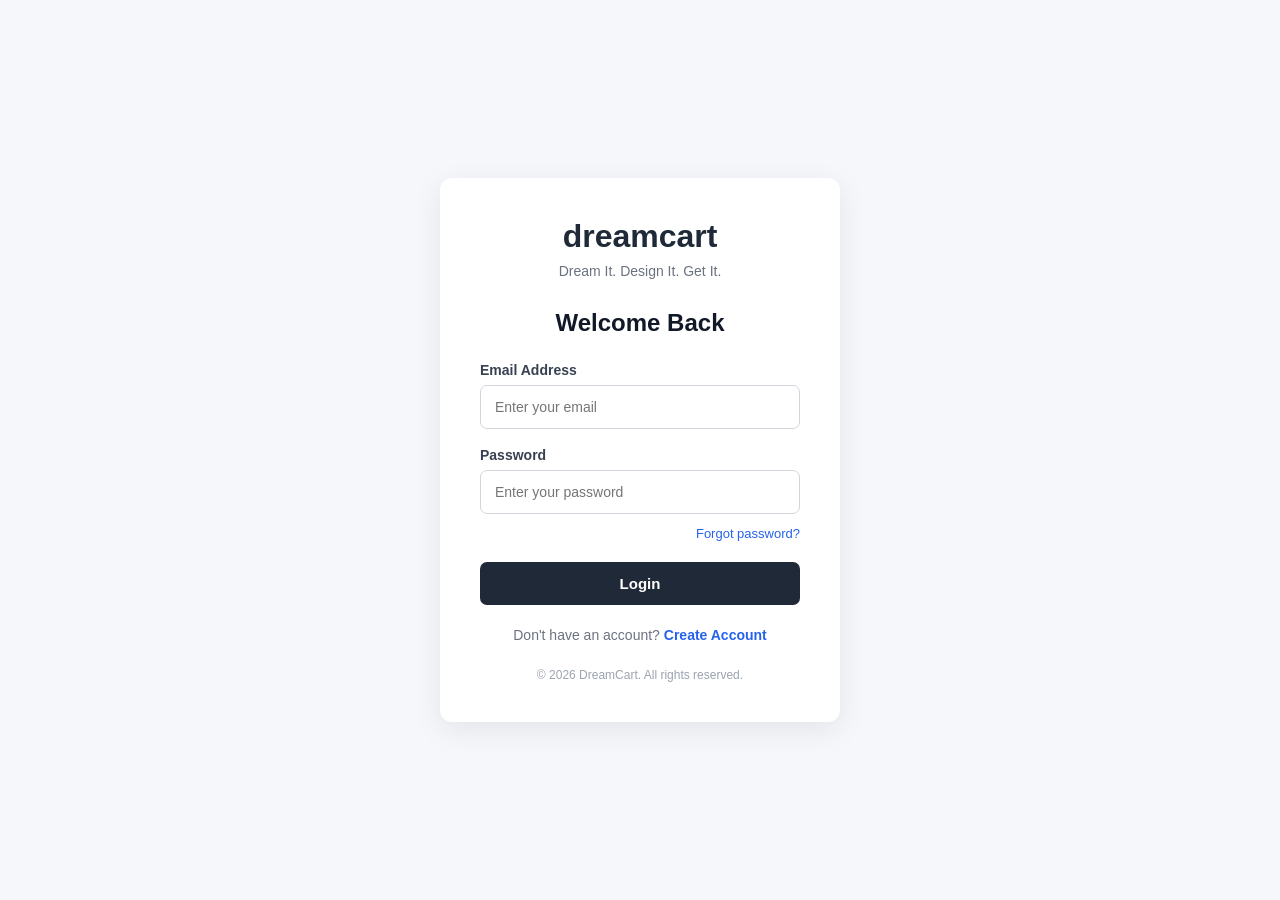
<file: index.html>
<!DOCTYPE html>
<html lang="en">
<head>
    <meta charset="UTF-8">
    <meta name="viewport" content="width=device-width, initial-scale=1.0">
    <title>DreamCart - Login</title>

    <style>
        * {
            margin: 0;
            padding: 0;
            box-sizing: border-box;
            font-family: Arial, sans-serif;
        }

        body {
            background: #f5f7fa;
            min-height: 100vh;
            display: flex;
            justify-content: center;
            align-items: center;
        }

        .login-container {
            width: 400px;
            background: white;
            padding: 40px;
            border-radius: 12px;
            box-shadow: 0 8px 30px rgba(0, 0, 0, 0.08);
        }

        .logo {
            text-align: center;
            font-size: 32px;
            font-weight: 700;
            color: #1f2937;
            margin-bottom: 8px;
        }

        .tagline {
            text-align: center;
            color: #6b7280;
            font-size: 14px;
            margin-bottom: 30px;
        }

        h2 {
            text-align: center;
            color: #111827;
            font-size: 24px;
            margin-bottom: 25px;
        }

        .form-group {
            margin-bottom: 18px;
        }

        label {
            display: block;
            font-size: 14px;
            font-weight: 600;
            color: #374151;
            margin-bottom: 7px;
        }

        input {
            width: 100%;
            padding: 13px 14px;
            border: 1px solid #d1d5db;
            border-radius: 7px;
            font-size: 14px;
            outline: none;
            transition: 0.2s;
        }

        input:focus {
            border-color: #2563eb;
            box-shadow: 0 0 0 3px rgba(37, 99, 235, 0.1);
        }

        .forgot {
            text-align: right;
            margin-top: -8px;
            margin-bottom: 20px;
        }

        .forgot a {
            color: #2563eb;
            font-size: 13px;
            text-decoration: none;
        }

        .forgot a:hover {
            text-decoration: underline;
        }

        .login-btn {
            width: 100%;
            padding: 13px;
            background: #1f2937;
            color: white;
            border: none;
            border-radius: 7px;
            font-size: 15px;
            font-weight: 600;
            cursor: pointer;
            transition: 0.2s;
        }

        .login-btn:hover {
            background: #111827;
        }

        .signup {
            text-align: center;
            margin-top: 22px;
            font-size: 14px;
            color: #6b7280;
        }

        .signup a {
            color: #2563eb;
            text-decoration: none;
            font-weight: 600;
        }

        .signup a:hover {
            text-decoration: underline;
        }

        .footer {
            text-align: center;
            margin-top: 25px;
            font-size: 12px;
            color: #9ca3af;
        }
    </style>
</head>

<body>

    <div class="login-container">

        <div class="logo">dreamcart</div>

        <div class="tagline">
            Dream It. Design It. Get It.
        </div>

        <h2>Welcome Back</h2>

        <form>

            <div class="form-group">
                <label for="email">Email Address</label>
                <input 
                    type="email" 
                    id="email" 
                    placeholder="Enter your email"
                    required
                >
            </div>

            <div class="form-group">
                <label for="password">Password</label>
                <input 
                    type="password" 
                    id="password" 
                    placeholder="Enter your password"
                    required
                >
            </div>

            <div class="forgot">
                <a href="#">Forgot password?</a>
            </div>

            <button type="button" class="login-btn"
            onclick="loginUser()">
            Login
            </button>

        </form>

        <div class="signup">
            Don't have an account?
            <a href="#">Create Account</a>
        </div>

        <div class="footer">
            © 2026 DreamCart. All rights reserved.
        </div>

    </div>
    


    <script>
        function loginUser() {
            localStorage.setItem("loggedIn","true");
            window.location.href = "home.html";
        }
    </script>

</body>
</html>
   
</body>
</html>
</file>
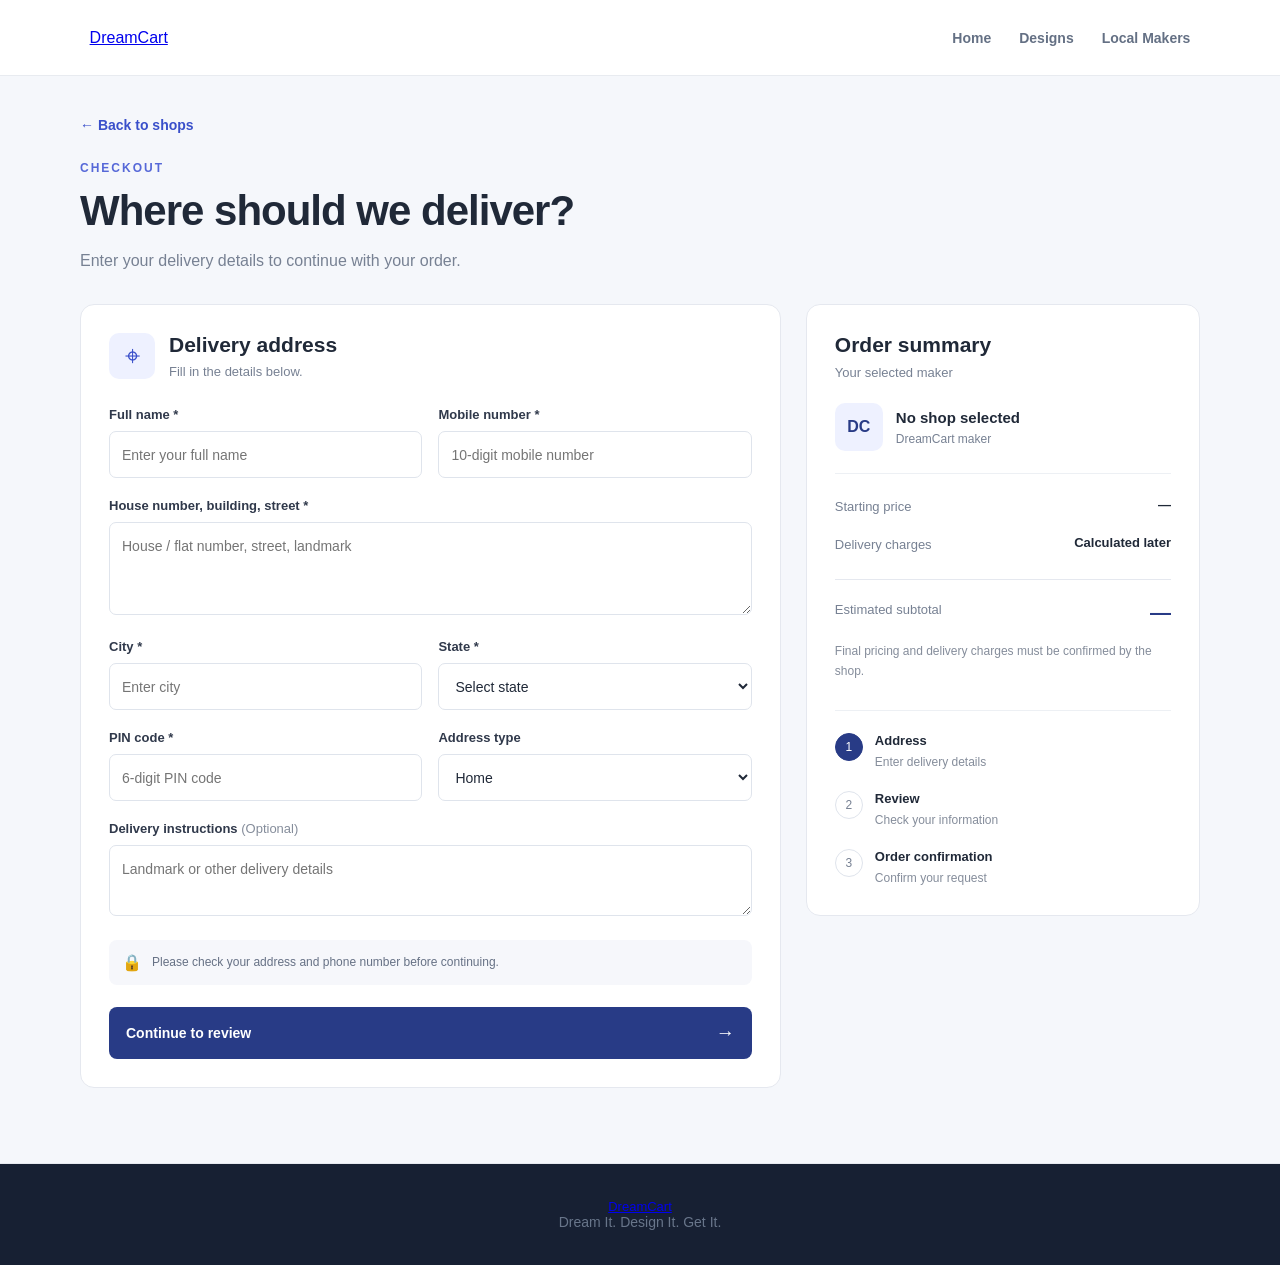
<file: address.html>
<!DOCTYPE html>
<html lang="en">
<head>
    <meta charset="UTF-8">
    <meta name="viewport" content="width=device-width, initial-scale=1.0">
    <title>DreamCart | Delivery Address</title>
    <link rel="stylesheet" href="style.css">
</head>

<body class="address-page">

<header class="sales-header">
    <a href="index.html" class="brand">DreamCart</a>
    <nav>
        <a href="index.html">Home</a>
        <a href="design.html">Designs</a>
        <a href="sales.html">Local Makers</a>
    </nav>
</header>

<main class="checkout-main">

    <div class="checkout-heading">
        <a href="sales.html" class="back-link">← Back to shops</a>
        <span class="eyebrow">CHECKOUT</span>
        <h1>Where should we deliver?</h1>
        <p>Enter your delivery details to continue with your order.</p>
    </div>

    <div class="checkout-layout">

        <!-- ADDRESS FORM -->
        <section class="address-card">
            <div class="form-heading">
                <div class="form-icon">⌖</div>
                <div>
                    <h2>Delivery address</h2>
                    <p>Fill in the details below.</p>
                </div>
            </div>

            <form id="addressForm">

                <div class="form-row">
                    <div class="form-group">
                        <label for="fullName">Full name *</label>
                        <input type="text" id="fullName" name="fullName"
                            placeholder="Enter your full name" required
                            autocomplete="name">
                    </div>

                    <div class="form-group">
                        <label for="phone">Mobile number *</label>
                        <input type="tel" id="phone" name="phone"
                            placeholder="10-digit mobile number"
                            pattern="[6-9][0-9]{9}" maxlength="10"
                            inputmode="numeric" required autocomplete="tel">
                    </div>
                </div>

                <div class="form-group">
                    <label for="address">House number, building, street *</label>
                    <textarea id="address" name="address" rows="3"
                        placeholder="House / flat number, street, landmark"
                        required autocomplete="street-address"></textarea>
                </div>

                <div class="form-row">
                    <div class="form-group">
                        <label for="city">City *</label>
                        <input type="text" id="city" name="city"
                            placeholder="Enter city" required
                            autocomplete="address-level2">
                    </div>

                    <div class="form-group">
                        <label for="state">State *</label>
                        <select id="state" name="state" required
                            autocomplete="address-level1">
                            <option value="">Select state</option>
                            <option>Madhya Pradesh</option>
                            <option>Maharashtra</option>
                            <option>Uttar Pradesh</option>
                            <option>Rajasthan</option>
                            <option>Gujarat</option>
                            <option>Delhi</option>
                            <option>Bihar</option>
                            <option>Chhattisgarh</option>
                            <option>Haryana</option>
                            <option>Himachal Pradesh</option>
                            <option>Jharkhand</option>
                            <option>Karnataka</option>
                            <option>Kerala</option>
                            <option>Odisha</option>
                            <option>Punjab</option>
                            <option>Tamil Nadu</option>
                            <option>Telangana</option>
                            <option>Uttarakhand</option>
                            <option>West Bengal</option>
                            <option>Andhra Pradesh</option>
                            <option>Assam</option>
                            <option>Goa</option>
                            <option>Manipur</option>
                            <option>Meghalaya</option>
                            <option>Mizoram</option>
                            <option>Nagaland</option>
                            <option>Sikkim</option>
                            <option>Tripura</option>
                            <option>Arunachal Pradesh</option>
                            <option>Andaman and Nicobar Islands</option>
                            <option>Chandigarh</option>
                            <option>Dadra and Nagar Haveli and Daman and Diu</option>
                            <option>Jammu and Kashmir</option>
                            <option>Ladakh</option>
                            <option>Lakshadweep</option>
                            <option>Puducherry</option>
                        </select>
                    </div>
                </div>

                <div class="form-row">
                    <div class="form-group">
                        <label for="pincode">PIN code *</label>
                        <input type="text" id="pincode" name="pincode"
                            placeholder="6-digit PIN code"
                            pattern="[0-9]{6}" maxlength="6"
                            inputmode="numeric" required
                            autocomplete="postal-code">
                    </div>

                    <div class="form-group">
                        <label for="addressType">Address type</label>
                        <select id="addressType" name="addressType">
                            <option value="Home">Home</option>
                            <option value="Work">Work</option>
                            <option value="Other">Other</option>
                        </select>
                    </div>
                </div>

                <div class="form-group">
                    <label for="instructions">
                        Delivery instructions <span>(Optional)</span>
                    </label>
                    <textarea id="instructions" name="instructions" rows="2"
                        placeholder="Landmark or other delivery details"></textarea>
                </div>

                <div class="privacy-note">
                    <span>🔒</span>
                    <p>Please check your address and phone number before continuing.</p>
                </div>

                <button type="submit" class="continue-btn">
                    Continue to review <span>→</span>
                </button>

                <p class="form-message" id="formMessage" role="status" hidden></p>
            </form>
        </section>

        <!-- ORDER SUMMARY -->
        <aside class="order-summary">
            <h2>Order summary</h2>
            <p class="summary-subtitle">Your selected maker</p>

            <div class="selected-shop">
                <div class="summary-shop-icon">DC</div>
                <div>
                    <h3 id="shopName">Your selected shop</h3>
                    <p>DreamCart maker</p>
                </div>
            </div>

            <div class="summary-line">
                <span>Starting price</span>
                <strong id="shopPrice">—</strong>
            </div>

            <div class="summary-line">
                <span>Delivery charges</span>
                <strong>Calculated later</strong>
            </div>

            <div class="summary-total">
                <span>Estimated subtotal</span>
                <strong id="totalPrice">—</strong>
            </div>

            <p class="summary-note">
                Final pricing and delivery charges must be confirmed by the shop.
            </p>

            <div class="checkout-steps">
                <div class="step active">
                    <span>1</span>
                    <div><strong>Address</strong><small>Enter delivery details</small></div>
                </div>
                <div class="step">
                    <span>2</span>
                    <div><strong>Review</strong><small>Check your information</small></div>
                </div>
                <div class="step">
                    <span>3</span>
                    <div><strong>Order confirmation</strong><small>Confirm your request</small></div>
                </div>
            </div>
        </aside>

    </div>
</main>

<footer class="sales-footer">
    <a href="index.html" class="brand">DreamCart</a>
    <p>Dream It. Design It. Get It.</p>
</footer>

<script>
  

    const shopName = localStorage.getItem("selectedShop");
    const shopPrice = Number(localStorage.getItem("selectedPrice"));

    document.getElementById("shopName").textContent =
        shopName || "No shop selected";

    if (shopName && Number.isFinite(shopPrice) && shopPrice > 0) {
        document.getElementById("shopPrice").textContent = "₹" + shopPrice;
        document.getElementById("totalPrice").textContent = "₹" + shopPrice;
    }

    const form = document.getElementById("addressForm");

    form.addEventListener("submit", function(event) {
        event.preventDefault();

        if (!form.reportValidity()) return;

        if (!shopName || !Number.isFinite(shopPrice) || shopPrice <= 0) {
            alert("Please return to Local Makers and select a shop first.");
            return;
        }

        const addressData = {
            fullName: document.getElementById("fullName").value.trim(),
            phone: document.getElementById("phone").value.trim(),
            address: document.getElementById("address").value.trim(),
            city: document.getElementById("city").value.trim(),
            state: document.getElementById("state").value,
            pincode: document.getElementById("pincode").value.trim(),
            addressType: document.getElementById("addressType").value,
            instructions: document.getElementById("instructions").value.trim()
        };

        localStorage.setItem("deliveryAddress", JSON.stringify(addressData));
        window.location.href = "pay.html";
    });
</script>
</file>
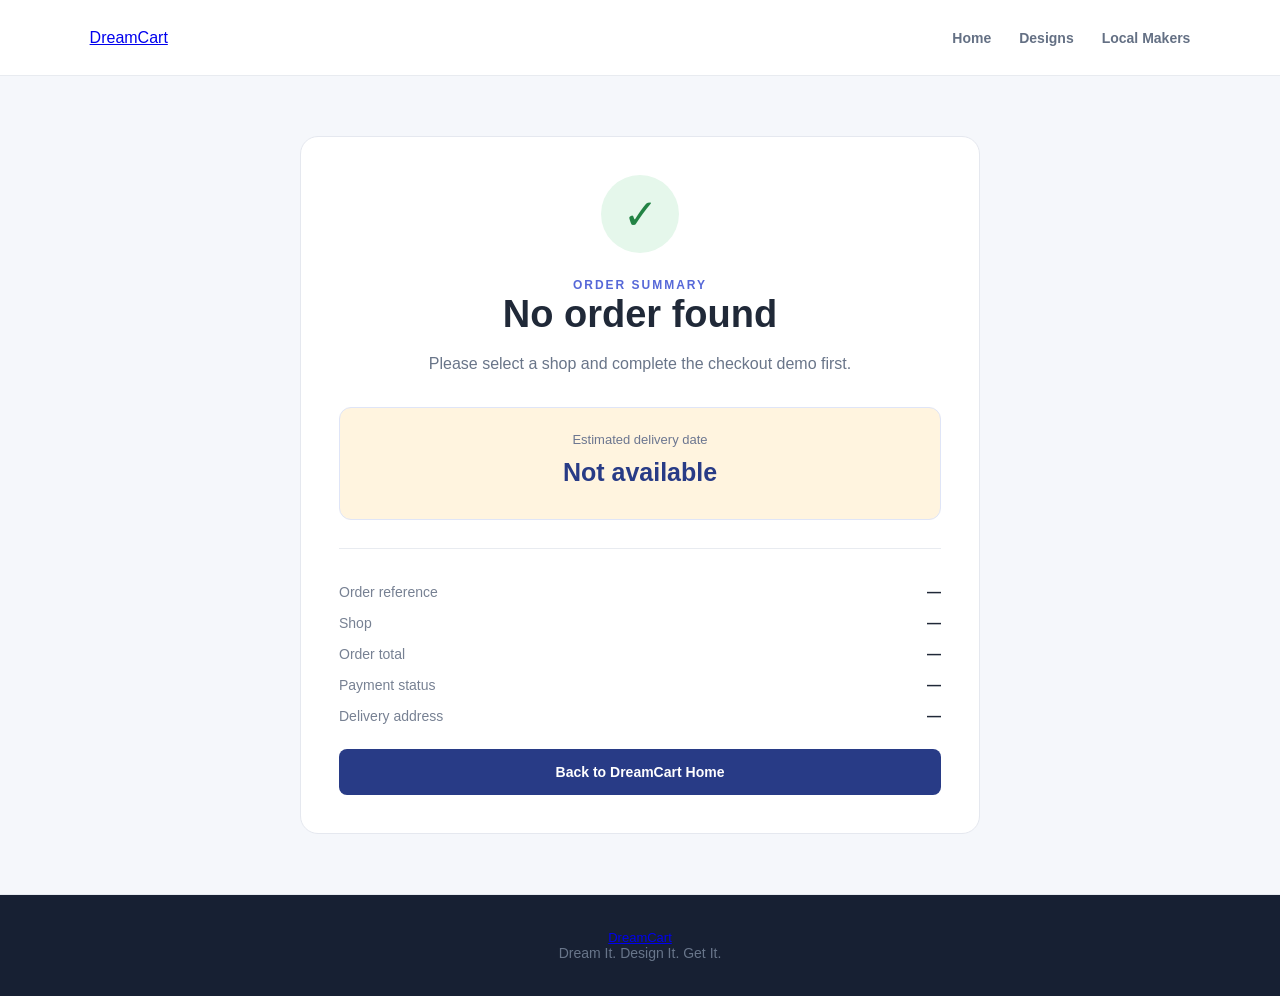
<file: confirmation.html>
<!DOCTYPE html>
<html lang="en">
<head>
    <meta charset="UTF-8">
    <meta name="viewport" content="width=device-width, initial-scale=1.0">
    <title>DreamCart | Order Confirmation</title>
    <link rel="stylesheet" href="style.css">

    <style>
        .confirmation-main {
            width: min(680px, 90%);
            margin: 60px auto;
        }

        .confirmation-card {
            padding: 38px;
            border: 1px solid #e5e8ef;
            border-radius: 18px;
            background: #fff;
            text-align: center;
        }

        .success-icon {
            width: 78px;
            height: 78px;
            display: grid;
            place-items: center;
            margin: 0 auto 22px;
            border-radius: 50%;
            background: #e5f7eb;
            color: #228344;
            font-size: 42px;
        }

        .confirmation-card h1 {
            margin: 0 0 14px;
            font-size: clamp(28px, 5vw, 38px);
        }

        .confirmation-card > p {
            color: #697589;
            line-height: 1.8;
        }

        .delivery-box {
            margin: 28px 0;
            padding: 22px;
            border: 1px solid #dfe5f7;
            border-radius: 12px;
            background: #f7f8ff;
        }

        .delivery-box span {
            color: #6c7690;
            font-size: 13px;
        }

        .delivery-box h2 {
            margin: 10px 0;
            color: #283b86;
            font-size: 25px;
        }

        .confirmation-details {
            margin: 25px 0;
            padding-top: 20px;
            border-top: 1px solid #e8ebf0;
            text-align: left;
        }

        .confirmation-details div {
            display: flex;
            justify-content: space-between;
            gap: 15px;
            margin: 15px 0;
            font-size: 14px;
        }

        .confirmation-details span {
            color: #778193;
        }

        .confirmation-details strong {
            text-align: right;
            overflow-wrap: anywhere;
        }

        .demo-warning {
            margin: 20px 0;
            padding: 13px;
            border-radius: 8px;
            background: #fff4df;
            color: #805817;
            font-size: 12px;
            line-height: 1.7;
            text-align: left;
        }

        .home-button {
            display: block;
            padding: 15px;
            border-radius: 8px;
            background: #283b86;
            color: #fff;
            font-size: 14px;
            font-weight: 700;
            text-decoration: none;
        }

        .home-button:hover {
            background: #1e2c68;
        }

        @media (max-width: 520px) {
            .confirmation-main {
                margin: 30px auto;
            }

            .confirmation-card {
                padding: 24px 18px;
            }

            .confirmation-details div {
                font-size: 13px;
            }
        }
    </style>
</head>

<body class="address-page">

<header class="sales-header">
    <a href="index.html" class="brand">DreamCart</a>
    <nav>
        <a href="index.html">Home</a>
        <a href="design.html">Designs</a>
        <a href="sales.html">Local Makers</a>
    </nav>
</header>

<main class="confirmation-main">

    <section class="confirmation-card">

        <div class="success-icon">✓</div>

        <span class="eyebrow">ORDER SUMMARY</span>

        <h1 id="confirmationTitle">Your order has been recorded!</h1>

        <p id="confirmationMessage">
            Thank you for choosing DreamCart.
        </p>

        <div class="delivery-box">
            <span>Estimated delivery date</span>
            <h2 id="deliveryDate">Calculating...</h2>
            <p id="deliveryMessage">Your selected shop's estimated timeline is shown below.</p>
        </div>

        <div class="confirmation-details">
            <div>
                <span>Order reference</span>
                <strong id="orderReference">—</strong>
            </div>

            <div>
                <span>Shop</span>
                <strong id="confirmedShop">—</strong>
            </div>

            <div>
                <span>Order total</span>
                <strong id="confirmedTotal">—</strong>
            </div>

            <div>
                <span>Payment status</span>
                <strong id="confirmedPayment">—</strong>
            </div>

            <div>
                <span>Delivery address</span>
                <strong id="confirmedAddress">—</strong>
            </div>
        </div>

        <div class="demo-warning" id="demoWarning">
            Demo project: this confirmation is stored in your browser.
            No real payment, shop notification, or delivery booking has occurred.
        </div>

        <a href="index.html" class="home-button">Back to DreamCart Home</a>

    </section>

</main>

<footer class="sales-footer">
    <a href="index.html" class="brand">DreamCart</a>
    <p>Dream It. Design It. Get It.</p>
</footer>

<script>
    const savedOrder = localStorage.getItem("dreamcartLastOrder");
    let order = null;

    try {
        order = JSON.parse(savedOrder);
    } catch {
        order = null;
    }

    if (!order || !order.address) {
        document.getElementById("confirmationTitle").textContent =
            "No order found";

        document.getElementById("confirmationMessage").textContent =
            "Please select a shop and complete the checkout demo first.";

        document.getElementById("deliveryDate").textContent = "Not available";
        document.getElementById("deliveryMessage").textContent = "";
        document.querySelector(".delivery-box").style.background = "#fff4df";
        document.getElementById("demoWarning").hidden = true;
    } else {
        const date = new Date(order.estimatedDelivery);

        document.getElementById("orderReference").textContent =
            "DC-" + order.orderDate.replace(/\D/g, "").slice(0, 14);

        document.getElementById("confirmedShop").textContent = order.shop;
        document.getElementById("confirmedTotal").textContent = "₹" + order.total;
        document.getElementById("confirmedPayment").textContent =
            order.paymentStatus;

        document.getElementById("confirmedAddress").textContent =
            order.address.address + ", " +
            order.address.city + ", " +
            order.address.state + " - " +
            order.address.pincode;

        document.getElementById("deliveryDate").textContent =
            date.toLocaleDateString("en-IN", {
                day: "numeric",
                month: "long",
                year: "numeric"
            });

        document.getElementById("confirmationMessage").textContent =
            "Thank you, " + order.address.fullName +
            "! Your checkout demo has been completed.";

        if (order.paymentMethod === "Cash on Delivery") {
            document.getElementById("deliveryMessage").textContent =
                "Estimated date only. The shop must accept and confirm the order.";
        } else {
            document.getElementById("deliveryMessage").textContent =
                "Estimated date only. Your demo payment has not been processed.";
        }

        document.getElementById("confirmationTitle").textContent =
            "Your order is confirmed ";
    }
</script>

</body>
</html>
</file>
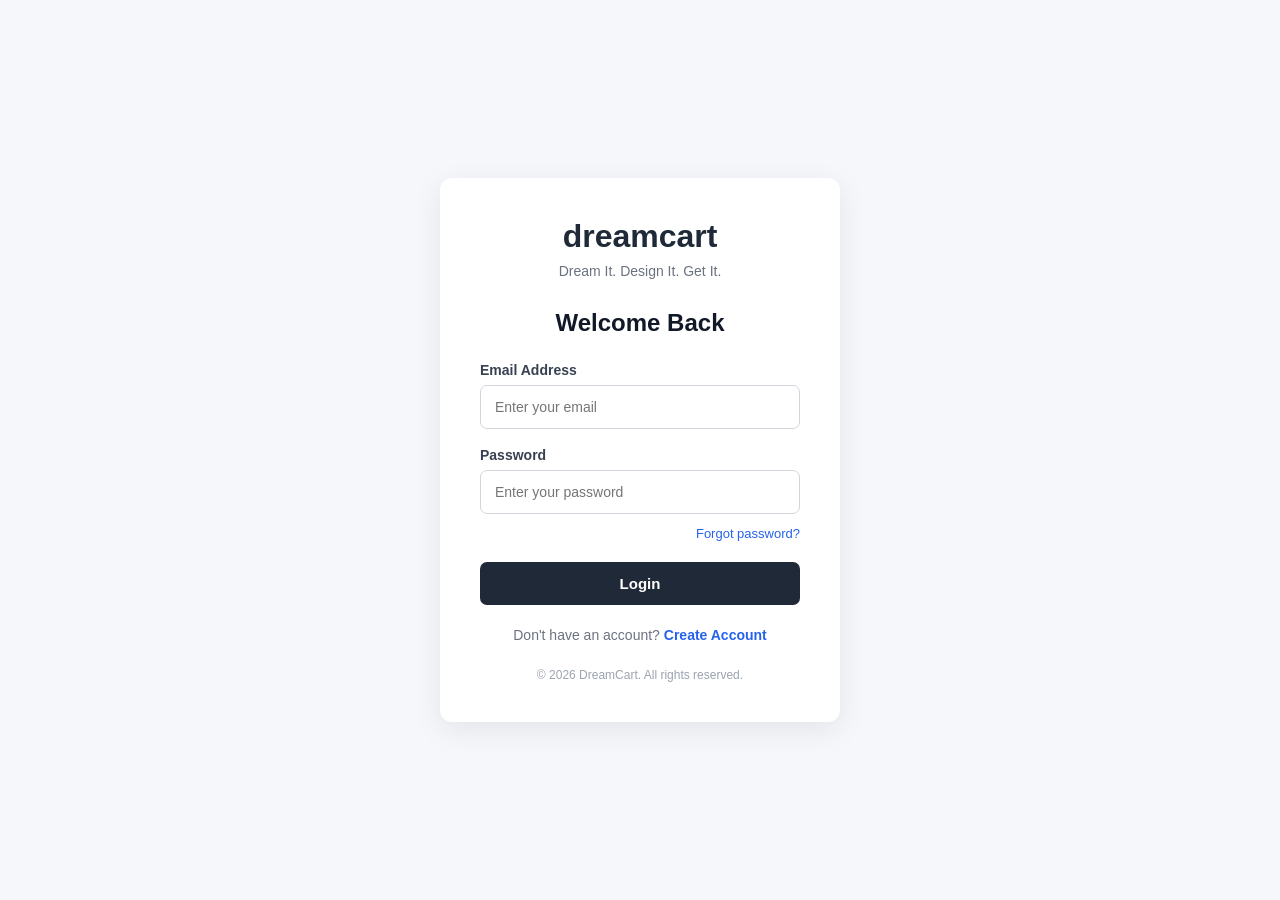
<file: designs.html>
<!DOCTYPE html>
<html lang="en">

<head>
    <meta charset="UTF-8">
    <meta name="viewport" content="width=device-width, initial-scale=1.0">

    <title>DreamCart | Generated Designs</title>
    
    

      
     
     

    <style>
        * {
            margin: 0;
            padding: 0;
            box-sizing: border-box;
            font-family: Arial, sans-serif;
        }

        body {
            background: #f7f9fc;
            color: #172033;
        }

        /* HEADER */

        header {
            height: 75px;
            background: white;
            display: flex;
            align-items: center;
            justify-content: space-between;
            padding: 0 7%;
            border-bottom: 1px solid #e8ebf0;
        }

        .logo {
            font-size: 28px;
            font-weight: 700;
            color: #172033;
        }

        .logo span {
            color: #1976d2;
        }

        nav a {
            text-decoration: none;
            color: #4b5563;
            margin-left: 28px;
            font-size: 15px;
        }

        nav a:hover {
            color: #1976d2;
        }

        /* MAIN */

        .container {
            width: 90%;
            max-width: 1200px;
            margin: 50px auto;
        }

        .top-section {
            text-align: center;
            margin-bottom: 40px;
        }

        .small-title {
            color: #1976d2;
            font-size: 13px;
            font-weight: 700;
            letter-spacing: 2px;
            text-transform: uppercase;
            margin-bottom: 12px;
        }

        h1 {
            font-size: 38px;
            margin-bottom: 12px;
        }

        .subtitle {
            color: #667085;
            font-size: 16px;
        }

        /* PRODUCT BOX */

        .product-box {
            background: white;
            border: 1px solid #e5e7eb;
            border-radius: 16px;
            padding: 22px 25px;
            margin-bottom: 40px;
            box-shadow: 0 5px 20px rgba(0, 0, 0, 0.04);
        }

        .product-label {
            font-size: 13px;
            color: #667085;
            margin-bottom: 8px;
        }

        #searchText {
            font-size: 17px;
            font-weight: 600;
            color: #172033;
        }

        /* DESIGN GRID */

        .design-grid {
            display: grid;
            grid-template-columns: repeat(auto-fit, minmax(230px, 1fr));
            gap: 25px;
        }

        .design-card {
            background: white;
            border: 1px solid #e5e7eb;
            border-radius: 16px;
            overflow: hidden;
            transition: 0.25s ease;
            box-shadow: 0 5px 18px rgba(0, 0, 0, 0.04);
        }

        .design-card:hover {
            transform: translateY(-5px);
            box-shadow: 0 12px 30px rgba(0, 0, 0, 0.10);
        }

        .design-card img {
            width: 100%;
            height: 320px;
            object-fit: cover;
            display: block;
        }

        .card-content {
            padding: 18px;
        }

        .card-title {
            font-size: 17px;
            font-weight: 700;
            margin-bottom: 8px;
        }

        .rating {
            color: #f59e0b;
            font-size: 14px;
            margin-bottom: 15px;
        }

        .card-bottom {
            display: flex;
            align-items: center;
            justify-content: space-between;
        }

        .price {
            font-size: 18px;
            font-weight: 700;
        }

        .go-btn {
            display: inline-block;
            text-decoration: none;
            background: #1976d2;
            color: white;
            padding: 10px 17px;
            border-radius: 8px;
            font-size: 14px;
            font-weight: 600;
            transition: 0.2s;
        }

        .go-btn:hover {
            background: #125ca8;
        }

        /* FOOTER */

        footer {
            text-align: center;
            padding: 40px 20px;
            color: #8a94a6;
            font-size: 13px;
        }

        /* MOBILE */

        @media (max-width: 600px) {

            header {
                padding: 0 20px;
            }

            nav a {
                margin-left: 12px;
            }

            h1 {
                font-size: 30px;
            }

            .container {
                margin-top: 35px;
            }

            .design-card img {
                height: 280px;
            }
        }
    </style>
</head>

<body>

    <!-- HEADER -->

    <header>

        <div class="logo">
            dream<span>cart</span>
        </div>

        <nav>
            <a href="index.html">Home</a>
            <a href="sales.html">My Designs</a>
        </nav>

    </header>


    <!-- MAIN -->

    <main class="container">

        <section class="top-section">

            <div class="small-title">
                DreamCart AI
            </div>

            <h1>Your Designs Are Ready</h1>

            <p class="subtitle">
                Choose a design that matches your idea.
            </p>

        </section>


        <!-- PRODUCT DESCRIPTION -->

        <div class="product-box">

            <div class="product-label">
                YOUR PRODUCT IDEA
            </div>

            <div id="searchText">
                Loading your idea...
            </div>

        </div>


        <!-- DESIGNS -->

        <div class="design-grid">


            <!-- DESIGN 1 -->

            <div class="design-card">
              

                <img  src="https://pictures.kartmax.in/live/inside/800x800/sites/aPfvUDpPwMn1ZadNKhP7/product-images/8909107467759/660/TMOT000003_1.jpg"
    class="design2" alt="first image">
                     
    
            </div>

                <div class="card-content">

                    <div class="card-title">
                        Classic Graphic Design
                    </div>

                    <div class="rating">
                        ★★★★★
                    </div>

                    <div class="card-bottom">

                        

                        <a href="sales.html" class="go-btn">
                            Select Design
                        </a>

                    </div>

                </div>

            </div>


            <!-- DESIGN 2 -->

            <div class="design-card">


     <img src="https://veirdo.in/cdn/shop/files/3_7.jpg?v=1754543797&width=533"class="design3"
    alt="second image">
      
                    

                <div class="card-content">

                    <div class="card-title">
                        Modern Street Style
                    </div>

                    <div class="rating">
                        ★★★★☆
                    </div>

                    <div class="card-bottom">

                        
                        

                        <a href="sales.html" class="go-btn">
                            Select Design
                        </a>

                    </div>

                </div>

            </div>


            <!-- DESIGN 3 -->

            <div class="design-card">

                <img src="https://assets.myntassets.com/w_412,q_30,dpr_3,fl_progressive,f_webp/assets/images/32522061/2025/6/5/93ea27dc-6a3b-41ec-9291-4ca034ea834c1749123190917-MARVEL-STREET-Men-Tshirts-7241749123190353-1.jpg" class="design4"
    alt="third image">
      
              

                <div class="card-content">

                    <div class="card-title">
                        Premium Minimal Design
                    </div>

                    <div class="rating">
                        ★★★★★
                    </div>

                    <div class="card-bottom">

                        
                        

                        <a href="sales.html" class="go-btn">
                            Select Design
                        </a>

                    </div>

                </div>

            </div>


            <!-- DESIGN 4 -->

            <div class="design-card">

                 <img src="https://images-static.nykaa.com/media/catalog/product/3/e/3e30075220354_1.jpg?tr=w-500" class="design5"
    alt="fourth image">
       
                    

                <div class="card-content">

                    <div class="card-title">
                        Premium Fashion Design
                    </div>

                    <div class="rating">
                        ★★★★☆
                    </div>

                    <div class="card-bottom">

                        

                        <a href="sales.html" class="go-btn">
                            Select Design
                        </a>

                    </div>

                </div>

            </div>


            <!-- DESIGN 5 -->

            <div class="design-card">

                 <img src="https://pictures.kartmax.in/live/inside/800x800/sites/aPfvUDpPwMn1ZadNKhP7/product-images/8909107844307/660/HMTS000062_1.jpg" class="design"
    alt="fifth image ">
    
                

                <div class="card-content">

                    <div class="card-title">
                        Creative Custom Design
                    </div>

                    <div class="rating">
                        ★★★★★
                    </div>

                    <div class="card-bottom">

                        

                        <a href="sales.html" class="go-btn">
                            Select Design
                        </a>

                    </div>

                </div>

            </div>


        </div>

    </main>


    <footer>
        © 2026 DreamCart. All rights reserved.
    </footer>


    <!-- JAVASCRIPT -->

    <script>

        // Check whether the user is logged in
        if (localStorage.getItem("loggedIn") !== "true") {
            window.location.href = "login.html";
        }

        // Get product idea from index.html
        const product = localStorage.getItem("dreamProduct");

        if (product) {

            document.getElementById("searchText").innerText =
                product;

        } else {

            document.getElementById("searchText").innerText =
                "No product idea was entered.";

        }

    </script>

</body>

</html>
    
    
    
     
   
    
    
</body>
</html>
</file>
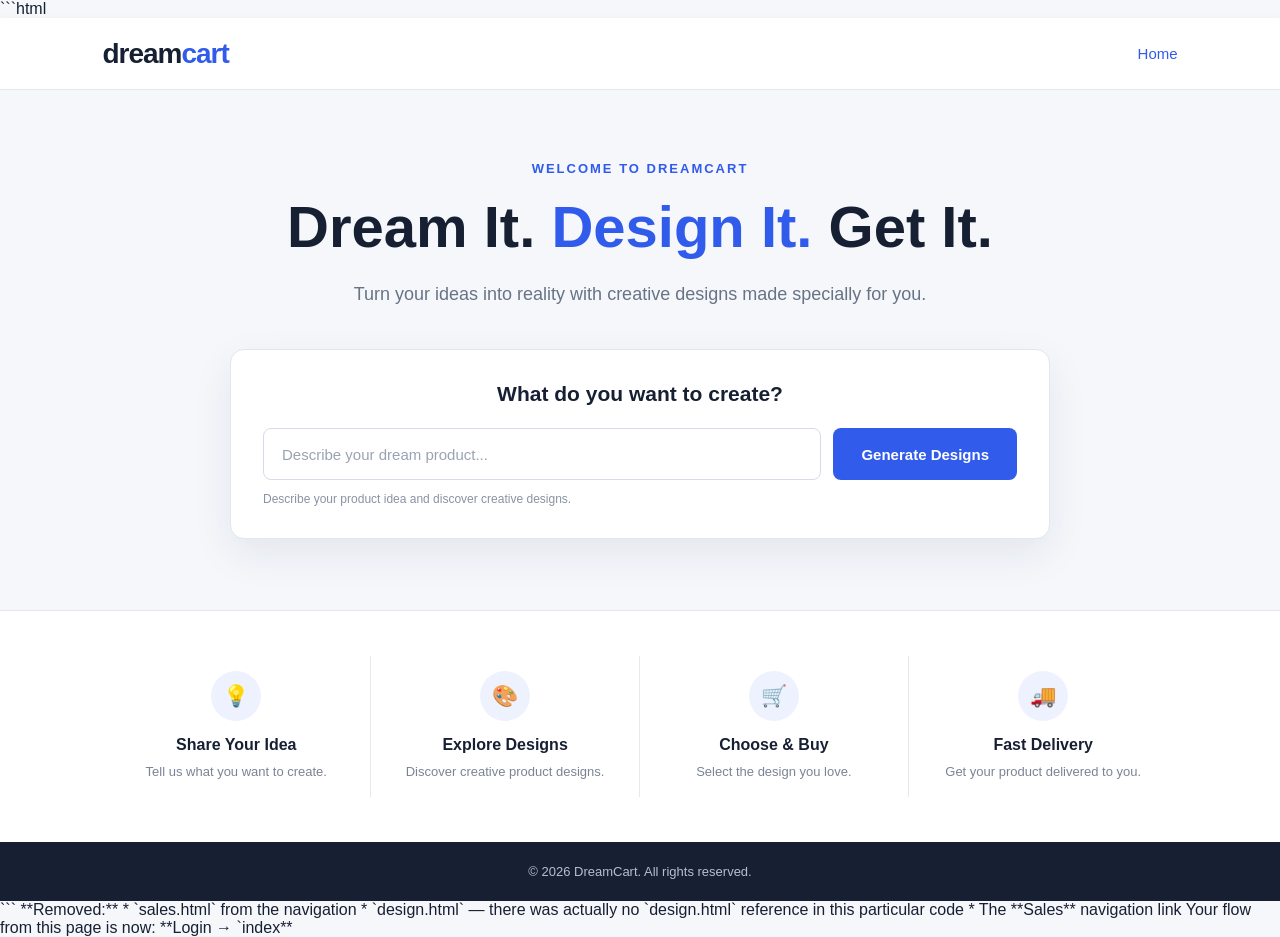
<file: home.html>
```html
<!DOCTYPE html>
<html lang="en">

<head>
    <meta charset="UTF-8">
    <meta name="viewport" content="width=device-width, initial-scale=1.0">

    <title>DreamCart | Design Your Dream</title>

    <link rel="stylesheet" href="style.css">
</head>

<body class="yellowpage">

    <!-- Header -->
    <header class="navbar">

        <div class="logo">
            dream<span>cart</span>
        </div>

        <nav>
            <a href="index.html" class="active">Home</a>
            
        </nav>

    </header>


    <!-- Main Hero Section -->
    <main class="hero">

        <div class="hero-content">

            <p class="welcome">WELCOME TO DREAMCART</p>

            <h1>
                Dream It.
                <span>Design It.</span>
                Get It.
            </h1>

            <p class="subtitle">
                Turn your ideas into reality with creative designs
                made specially for you.
            </p>

            <div class="dream-box">

                <h2>What do you want to create?</h2>

                <div class="search-area">

                    <input
                        type="text"
                        id="productInput"
                        placeholder="Describe your dream product..."
                    >

                    <button onclick="generateDesigns()">
                        Generate Designs
                    </button>

                </div>

                <p class="hint">
                    Describe your product idea and discover creative designs.
                </p>

            </div>

        </div>

    </main>


    <!-- Features -->
    <section class="features">

        <div class="feature">
            <div class="feature-icon">💡</div>
            <h3>Share Your Idea</h3>
            <p>Tell us what you want to create.</p>
        </div>

        <div class="feature">
            <div class="feature-icon">🎨</div>
            <h3>Explore Designs</h3>
            <p>Discover creative product designs.</p>
        </div>

        <div class="feature">
            <div class="feature-icon">🛒</div>
            <h3>Choose & Buy</h3>
            <p>Select the design you love.</p>
        </div>

        <div class="feature">
            <div class="feature-icon">🚚</div>
            <h3>Fast Delivery</h3>
            <p>Get your product delivered to you.</p>
        </div>

    </section>


    <!-- Footer -->
    <footer>
        <p>© 2026 DreamCart. All rights reserved.</p>
    </footer>


    <script>

        function generateDesigns() {

            const product =
                document.getElementById("productInput").value;

            if (product=== "") {

                alert("Please enter what you want to create");

                return;
            }

            localStorage.setItem("dreamProduct", product);
            window.location.href="designs.html";
        }

            

    </script>

</body>

</html>
```

**Removed:**

* `sales.html` from the navigation
* `design.html` — there was actually no `design.html` reference in this particular code
* The **Sales** navigation link

Your flow from this page is now:

**Login → `index**
</file>
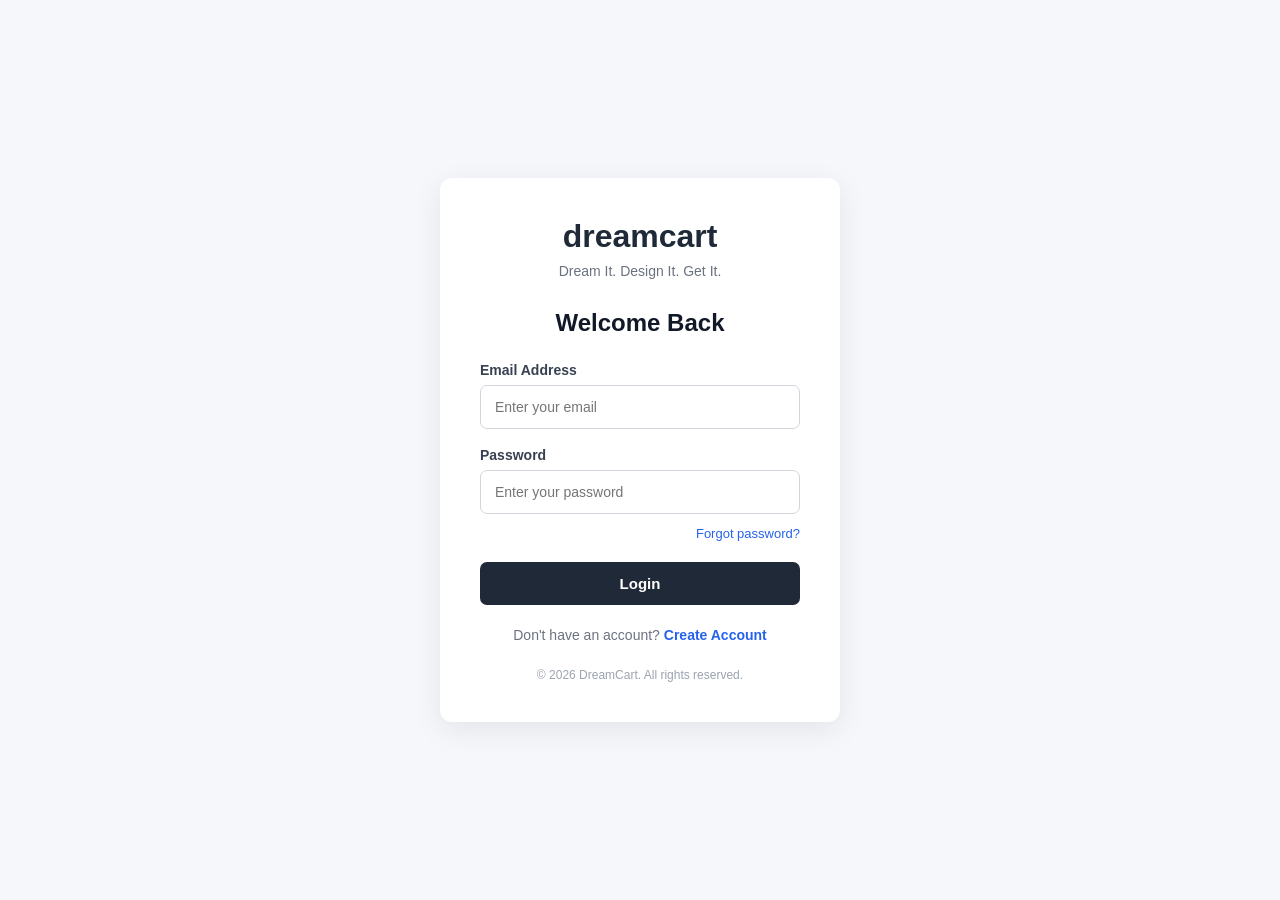
<file: login.html>
<!DOCTYPE html>
<html lang="en">
<head>
    <meta charset="UTF-8">
    <meta name="viewport" content="width=device-width, initial-scale=1.0">
    <title>DreamCart - Login</title>

    <style>
        * {
            margin: 0;
            padding: 0;
            box-sizing: border-box;
            font-family: Arial, sans-serif;
        }

        body {
            background: #f5f7fa;
            min-height: 100vh;
            display: flex;
            justify-content: center;
            align-items: center;
        }

        .login-container {
            width: 400px;
            background: white;
            padding: 40px;
            border-radius: 12px;
            box-shadow: 0 8px 30px rgba(0, 0, 0, 0.08);
        }

        .logo {
            text-align: center;
            font-size: 32px;
            font-weight: 700;
            color: #1f2937;
            margin-bottom: 8px;
        }

        .tagline {
            text-align: center;
            color: #6b7280;
            font-size: 14px;
            margin-bottom: 30px;
        }

        h2 {
            text-align: center;
            color: #111827;
            font-size: 24px;
            margin-bottom: 25px;
        }

        .form-group {
            margin-bottom: 18px;
        }

        label {
            display: block;
            font-size: 14px;
            font-weight: 600;
            color: #374151;
            margin-bottom: 7px;
        }

        input {
            width: 100%;
            padding: 13px 14px;
            border: 1px solid #d1d5db;
            border-radius: 7px;
            font-size: 14px;
            outline: none;
            transition: 0.2s;
        }

        input:focus {
            border-color: #2563eb;
            box-shadow: 0 0 0 3px rgba(37, 99, 235, 0.1);
        }

        .forgot {
            text-align: right;
            margin-top: -8px;
            margin-bottom: 20px;
        }

        .forgot a {
            color: #2563eb;
            font-size: 13px;
            text-decoration: none;
        }

        .forgot a:hover {
            text-decoration: underline;
        }

        .login-btn {
            width: 100%;
            padding: 13px;
            background: #1f2937;
            color: white;
            border: none;
            border-radius: 7px;
            font-size: 15px;
            font-weight: 600;
            cursor: pointer;
            transition: 0.2s;
        }

        .login-btn:hover {
            background: #111827;
        }

        .signup {
            text-align: center;
            margin-top: 22px;
            font-size: 14px;
            color: #6b7280;
        }

        .signup a {
            color: #2563eb;
            text-decoration: none;
            font-weight: 600;
        }

        .signup a:hover {
            text-decoration: underline;
        }

        .footer {
            text-align: center;
            margin-top: 25px;
            font-size: 12px;
            color: #9ca3af;
        }
    </style>
</head>

<body>

    <div class="login-container">

        <div class="logo">dreamcart</div>

        <div class="tagline">
            Dream It. Design It. Get It.
        </div>

        <h2>Welcome Back</h2>

        <form>

            <div class="form-group">
                <label for="email">Email Address</label>
                <input 
                    type="email" 
                    id="email" 
                    placeholder="Enter your email"
                    required
                >
            </div>

            <div class="form-group">
                <label for="password">Password</label>
                <input 
                    type="password" 
                    id="password" 
                    placeholder="Enter your password"
                    required
                >
            </div>

            <div class="forgot">
                <a href="#">Forgot password?</a>
            </div>

            <button type="button" class="login-btn"
            onclick="loginUser()">
            Login
            </button>

        </form>

        <div class="signup">
            Don't have an account?
            <a href="#">Create Account</a>
        </div>

        <div class="footer">
            © 2026 DreamCart. All rights reserved.
        </div>

    </div>
    


    <script>
        function loginUser() {
            localStorage.setItem("loggedIn","true");
            window.location.href = "index.html";
        }
    </script>

</body>
</html>
   
</body>
</html>
</file>
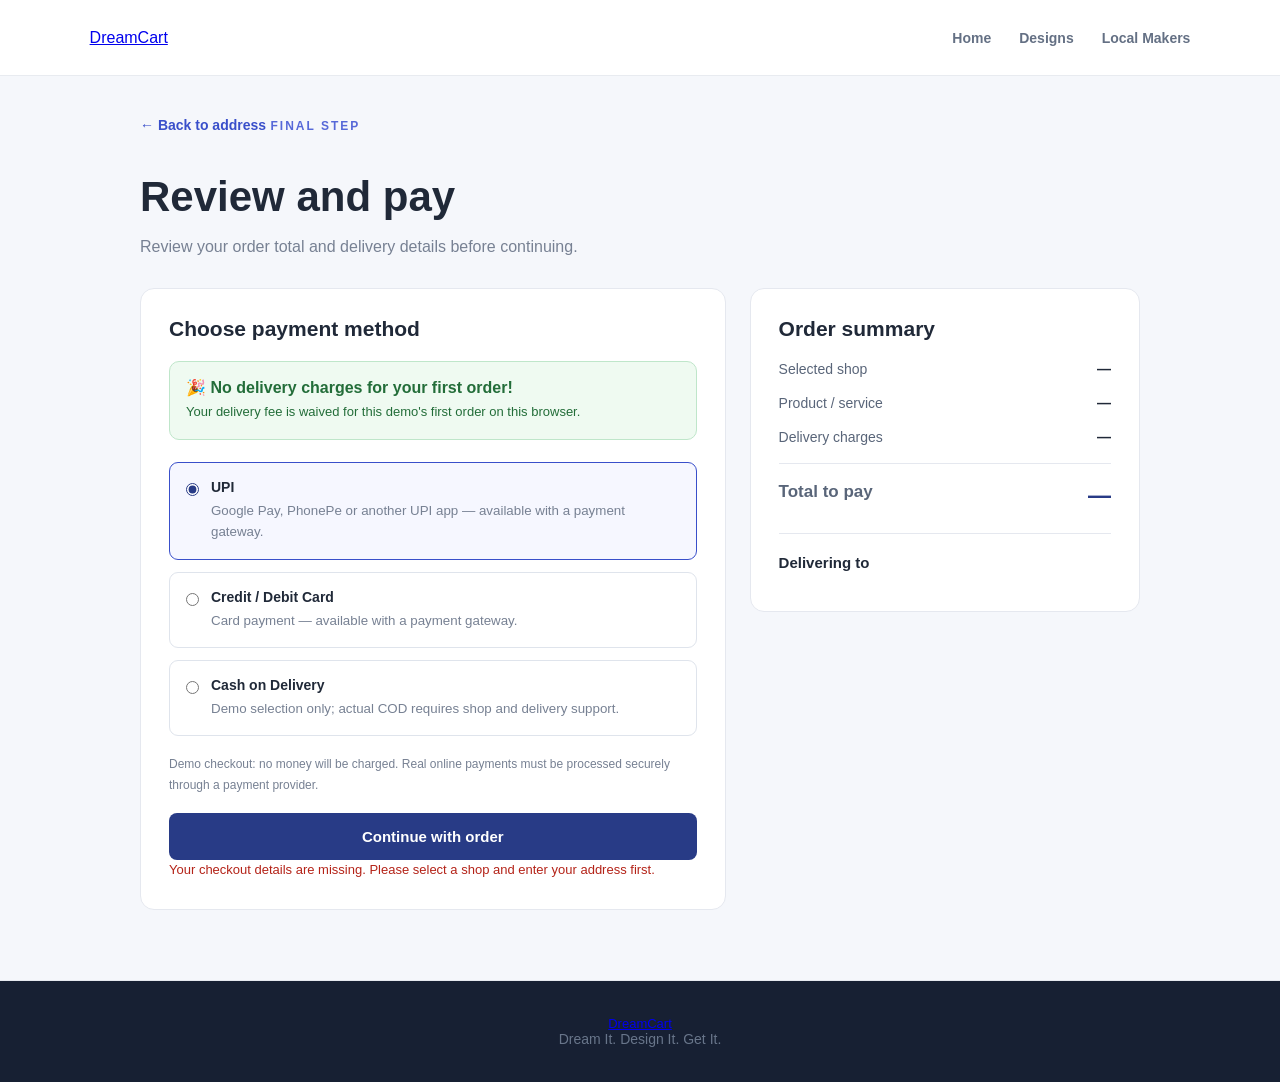
<file: pay.html>
<!DOCTYPE html>
<html lang="en">
<head>
    <meta charset="UTF-8">
    <meta name="viewport" content="width=device-width, initial-scale=1.0">
    <title>DreamCart | Payment</title>
    <link rel="stylesheet" href="style.css">

    <style>
        .payment-main {
            width: min(1000px, 90%);
            margin: auto;
            padding: 40px 0 70px;
        }

        .payment-heading {
            margin-bottom: 28px;
        }

        .payment-heading h1 {
            margin: 12px 0;
            font-size: clamp(30px, 4vw, 42px);
        }

        .payment-heading p {
            color: #778193;
            line-height: 1.7;
        }

        .payment-layout {
            display: grid;
            grid-template-columns: 1.2fr 0.8fr;
            gap: 24px;
            align-items: start;
        }

        .payment-card {
            padding: 28px;
            background: #fff;
            border: 1px solid #e5e8ef;
            border-radius: 14px;
        }

        .payment-card h2 {
            margin: 0 0 20px;
            font-size: 21px;
        }

        .free-delivery {
            padding: 16px;
            margin-bottom: 22px;
            border: 1px solid #bfe6ca;
            border-radius: 10px;
            background: #effaf1;
            color: #236d39;
        }

        .free-delivery strong {
            display: block;
            margin-bottom: 5px;
        }

        .free-delivery p {
            margin: 0;
            font-size: 13px;
            line-height: 1.6;
        }

        .payment-option {
            display: flex;
            align-items: flex-start;
            gap: 12px;
            padding: 16px;
            margin: 12px 0;
            border: 1px solid #dfe4ec;
            border-radius: 9px;
            cursor: pointer;
        }

        .payment-option:has(input:checked) {
            border-color: #394fca;
            background: #f6f7ff;
        }

        .payment-option input {
            margin-top: 4px;
            accent-color: #283b86;
        }

        .payment-option strong {
            display: block;
            margin-bottom: 5px;
            font-size: 14px;
        }

        .payment-option small {
            color: #778193;
            line-height: 1.6;
        }

        .payment-note {
            margin: 18px 0;
            color: #778193;
            font-size: 12px;
            line-height: 1.7;
        }

        .pay-button {
            width: 100%;
            padding: 15px;
            border: 0;
            border-radius: 8px;
            background: #283b86;
            color: white;
            font-size: 15px;
            font-weight: 700;
            cursor: pointer;
        }

        .pay-button:hover {
            background: #1e2c68;
        }

        .pay-button:disabled {
            opacity: 0.6;
            cursor: not-allowed;
        }

        .price-line {
            display: flex;
            justify-content: space-between;
            gap: 15px;
            margin: 18px 0;
            color: #596579;
            font-size: 14px;
        }

        .price-line strong {
            color: #202938;
            text-align: right;
        }

        .price-total {
            padding-top: 18px;
            border-top: 1px solid #e5e8ef;
            font-size: 17px;
            font-weight: 700;
        }

        .price-total strong {
            color: #283b86;
            font-size: 23px;
        }

        .delivery-address {
            margin-top: 24px;
            padding-top: 20px;
            border-top: 1px solid #e5e8ef;
        }

        .delivery-address h3 {
            margin: 0 0 12px;
            font-size: 15px;
        }

        .delivery-address p {
            margin: 5px 0;
            color: #667185;
            font-size: 13px;
            line-height: 1.6;
            overflow-wrap: anywhere;
        }

        .payment-error {
            color: #b42318;
            font-size: 13px;
            line-height: 1.6;
        }

        @media (max-width: 700px) {
            .payment-layout {
                grid-template-columns: 1fr;
            }

            .payment-card {
                padding: 21px;
            }
        }
    </style>
</head>

<body class="address-page">

<header class="sales-header">
    <a href="index.html" class="brand">DreamCart</a>
    <nav>
        <a href="index.html">Home</a>
        <a href="design.html">Designs</a>
        <a href="sales.html">Local Makers</a>
    </nav>
</header>

<main class="payment-main">

    <div class="payment-heading">
        <a href="address.html" class="back-link">← Back to address</a>
        <span class="eyebrow">FINAL STEP</span>
        <h1>Review and pay</h1>
        <p>Review your order total and delivery details before continuing.</p>
    </div>

    <div class="payment-layout">

        <section class="payment-card">
            <h2>Choose payment method</h2>

            <div class="free-delivery" id="freeDelivery">
                <strong>🎉 No delivery charges for your first order!</strong>
                <p>Your delivery fee is waived for this demo's first order on this browser.</p>
            </div>

            <form id="paymentForm">

                <label class="payment-option">
                    <input type="radio" name="paymentMethod"
                        value="UPI" checked>
                    <span>
                        <strong>UPI</strong>
                        <small>Google Pay, PhonePe or another UPI app — available with a payment gateway.</small>
                    </span>
                </label>

                <label class="payment-option">
                    <input type="radio" name="paymentMethod"
                        value="Card">
                    <span>
                        <strong>Credit / Debit Card</strong>
                        <small>Card payment — available with a payment gateway.</small>
                    </span>
                </label>

                <label class="payment-option">
                    <input type="radio" name="paymentMethod"
                        value="Cash on Delivery">
                    <span>
                        <strong>Cash on Delivery</strong>
                        <small>Demo selection only; actual COD requires shop and delivery support.</small>
                    </span>
                </label>

                <p class="payment-note">
                    Demo checkout: no money will be charged. Real online payments
                    must be processed securely through a payment provider.
                </p>

                <button type="submit" class="pay-button" id="payButton">
                    Continue with  order
                </button>

                <p id="paymentError" class="payment-error" hidden></p>
            </form>
        </section>

        <aside class="payment-card">
            <h2>Order summary</h2>

            <div class="price-line">
                <span>Selected shop</span>
                <strong id="summaryShop">—</strong>
            </div>

            <div class="price-line">
                <span>Product / service</span>
                <strong id="productPrice">—</strong>
            </div>

            <div class="price-line">
                <span>Delivery charges</span>
                <strong id="deliveryPrice">—</strong>
            </div>

            <div class="price-line price-total">
                <span>Total to pay</span>
                <strong id="grandTotal">—</strong>
            </div>

            <div class="delivery-address">
                <h3>Delivering to</h3>
                <p id="customerName"></p>
                <p id="customerPhone"></p>
                <p id="customerAddress"></p>
            </div>
        </aside>

    </div>
</main>

<footer class="sales-footer">
    <a href="index.html" class="brand">DreamCart</a>
    <p>Dream It. Design It. Get It.</p>
</footer>

<script>
    const shop = localStorage.getItem("selectedShop");
    const price = Number(localStorage.getItem("selectedPrice"));
    const addressText = localStorage.getItem("deliveryAddress");

    const error = document.getElementById("paymentError");
    const payButton = document.getElementById("payButton");

    let address = null;

    try {
        address = JSON.parse(addressText);
    } catch {
        address = null;
    }

    if (!shop || !Number.isFinite(price) || price <= 0 || !address) {
        document.querySelector(".payment-layout").hidden = true;
        error.hidden = false;
        error.textContent =
            "Your checkout details are missing. Please select a shop and enter your address first.";
    } else {
        const firstOrder = localStorage.getItem("dreamcartFirstOrderUsed") !== "yes";
        const deliveryFee = firstOrder ? 0 : 30;
        const total = price + deliveryFee;

        document.getElementById("summaryShop").textContent = shop;
        document.getElementById("productPrice").textContent = "₹" + price;
        document.getElementById("deliveryPrice").textContent =
            deliveryFee === 0 ? "FREE" : "₹" + deliveryFee;
        document.getElementById("grandTotal").textContent = "₹" + total;

        document.getElementById("freeDelivery").hidden = !firstOrder;

        document.getElementById("customerName").textContent = address.fullName;
        document.getElementById("customerPhone").textContent = address.phone;
        document.getElementById("customerAddress").textContent =
            address.address + ", " + address.city + ", " +
            address.state + " - " + address.pincode;

        document.getElementById("paymentForm").addEventListener("submit", function(event) {
            event.preventDefault();

            const method = document.querySelector(
                'input[name="paymentMethod"]:checked'
            ).value;

            /*
              DEMO ONLY:
              This does not collect payment or transfer money.
              Connect a real payment gateway and verify payment on
              your backend before confirming a prepaid order.
            */

            const order = {
                shop: shop,
                price: price,
                deliveryFee: deliveryFee,
                total: total,
                paymentMethod: method,
                paymentStatus: method === "Cash on Delivery"
                    ? "COD requested (demo)"
                    : "Demo only — not paid",
                orderDate: new Date().toISOString(),
                estimatedDelivery: new Date(
                    Date.now() + 3 * 24 * 60 * 60 * 1000
                ).toISOString(),
                address: address
            };

            localStorage.setItem("dreamcartLastOrder", JSON.stringify(order));

            if (firstOrder) {
                localStorage.setItem("dreamcartFirstOrderUsed", "yes");
            }

            window.location.href = "confirmation.html";
        });
    }
</script>

</body>
</html>
</file>
<file: style.css>
/* =========================================
   DREAMCART - PROFESSIONAL DESIGN
========================================= */

* {
    margin: 0;
    padding: 0;
    box-sizing: border-box;
}

html {
    scroll-behavior: smooth;
}

body {
    font-family: Arial, Helvetica, sans-serif;
    background: #f5f7fb !important;
    color: #172033;
}


/* =========================================
   NAVBAR
========================================= */

.navbar {
    width: 100%;
    height: 72px;

    background: #ffffff !important;

    display: flex;
    align-items: center;
    justify-content: space-between;

    padding: 0 8%;

    border-bottom: 1px solid #e5e8ef;

    box-shadow: 0 2px 10px rgba(0, 0, 0, 0.04);
}


/* Logo */

.logo {
    font-size: 28px;
    font-weight: 700;
    letter-spacing: -1px;

    color: #172033 !important;
}

.logo span {
    color: #315bea !important;
}


/* Navigation */

.navbar nav {
    display: flex;
    gap: 35px;
}

.navbar nav a {
    text-decoration: none;

    color: #596274 !important;

    font-size: 15px;
    font-weight: 500;

    transition: 0.25s;
}

.navbar nav a:hover {
    color: #315bea !important;
}

.navbar nav a.active {
    color: #315bea !important;
}


/* =========================================
   HERO
========================================= */

.hero {
    min-height: 520px;

    display: flex;
    align-items: center;
    justify-content: center;

    text-align: center;

    padding: 70px 20px;

    background: #f5f7fb !important;
}


.hero-content {
    width: 100%;
    max-width: 950px;
}


/* Welcome */

.welcome {
    color: #315bea !important;

    font-size: 13px;
    font-weight: 700;

    letter-spacing: 2px;

    margin-bottom: 18px;
}


/* Main heading */

.hero h1 {
    font-size: 58px;

    line-height: 1.15;

    font-weight: 700;

    color: #172033 !important;

    margin-bottom: 20px;
}

.hero h1 span {
    color: #315bea !important;
}


/* Subtitle */

.subtitle {
    max-width: 650px;

    margin: 0 auto 40px;

    color: #687386 !important;

    font-size: 18px;

    line-height: 1.6;
}


/* =========================================
   DREAM BOX
========================================= */

.dream-box {
    max-width: 820px;

    margin: auto;

    padding: 32px;

    background: #ffffff !important;

    border: 1px solid #e2e6ee;

    border-radius: 14px;

    box-shadow:
        0 15px 40px rgba(25, 40, 70, 0.08);
}


.dream-box h2 {
    font-size: 21px;

    color: #172033 !important;

    margin-bottom: 22px;
}


/* Input + Button */

.search-area {
    display: flex;

    gap: 12px;

    width: 100%;
}


.search-area input {
    flex: 1;

    height: 52px;

    padding: 0 18px;

    border: 1px solid #d6dce7;

    border-radius: 8px;

    background: #ffffff !important;

    color: #172033 !important;

    font-size: 15px;

    outline: none;
}

.search-area input::placeholder {
    color: #9aa3b2;
}


.search-area input:focus {
    border-color: #315bea;

    box-shadow: 0 0 0 3px rgba(49, 91, 234, 0.10);
}


/* Generate button */

.search-area button {
    height: 52px;

    padding: 0 28px;

    border: none;

    border-radius: 8px;

    background: #315bea !important;

    color: #ffffff !important;

    font-size: 15px;

    font-weight: 600;

    cursor: pointer;

    transition: 0.25s;
}

.search-area button:hover {
    background: #2448c9 !important;

    transform: translateY(-1px);

    box-shadow: 0 7px 18px rgba(49, 91, 234, 0.25);
}


/* Hint */

.hint {
    text-align: left;

    margin-top: 12px;

    color: #8a93a3 !important;

    font-size: 12px;
}


/* =========================================
   FEATURES
========================================= */

.features {
    width: 100%;

    background: #ffffff !important;

    display: grid;

    grid-template-columns: repeat(4, 1fr);

    gap: 0;

    padding: 45px 8%;

    border-top: 1px solid #e5e8ef;
}


.feature {
    text-align: center;

    padding: 15px 25px;

    border-right: 1px solid #e5e8ef;
}

.feature:last-child {
    border-right: none;
}


/* Icons */

.feature-icon {
    width: 50px;
    height: 50px;

    margin: 0 auto 15px;

    display: flex;

    align-items: center;
    justify-content: center;

    border-radius: 50%;

    background: #eef2ff !important;

    font-size: 21px;
}


.feature h3 {
    font-size: 16px;

    color: #172033 !important;

    margin-bottom: 8px;
}


.feature p {
    font-size: 13px;

    line-height: 1.5;

    color: #7b8495 !important;
}


/* =========================================
   FOOTER
========================================= */

footer {
    background: #172033 !important;

    color: #b7bfce !important;

    text-align: center;

    padding: 22px;

    font-size: 13px;
}


/* =========================================
   MOBILE
========================================= */

@media (max-width: 768px) {

    .navbar {
        padding: 0 5%;
    }

    .navbar nav {
        gap: 15px;
    }

    .navbar nav a {
        font-size: 13px;
    }

    .hero {
        padding: 55px 20px;
    }

    .hero h1 {
        font-size: 42px;
    }

    .subtitle {
        font-size: 16px;
    }

    .dream-box {
        padding: 22px;
    }

    .search-area {
        flex-direction: column;
    }

    .search-area button {
        width: 100%;
    }

    .features {
        grid-template-columns: repeat(2, 1fr);

        padding: 30px 5%;
    }

    .feature {
        border-right: none;
        border-bottom: 1px solid #e5e8ef;
    }
}


@media (max-width: 480px) {

    .logo {
        font-size: 23px;
    }

    .navbar nav {
        display: none;
    }

    .hero h1 {
        font-size: 35px;
    }

    .features {
        grid-template-columns: 1fr;
    }
}
 
/* ===== DREAMCART SALES PAGE ===== */

.sales-page {
    margin: 0;
    background: #f7f8fa;
    color: #202938;
    font-family: Arial, Helvetica, sans-serif;
}

.sales-page * {
    box-sizing: border-box;
}

.sales-header {
    min-height: 76px;
    padding: 0 7%;
    display: flex;
    align-items: center;
    justify-content: space-between;
    gap: 24px;
    background: #fff;
    border-bottom: 1px solid #e8ebf0;
}

.sales-page .brand {
    color: #283b86;
    font-size: 25px;
    font-weight: 800;
    text-decoration: none;
    letter-spacing: -1px;
}

.sales-header nav {
    display: flex;
    align-items: center;
    gap: 28px;
}

.sales-header nav a {
    color: #647084;
    font-size: 14px;
    font-weight: 600;
    text-decoration: none;
}

.sales-header nav a:hover,
.sales-header nav a.active {
    color: #394fca;
}

.sales-main {
    width: min(1180px, 88%);
    margin: auto;
}

.sales-hero {
    padding: 65px 0 35px;
}

.eyebrow {
    color: #5668d8;
    font-size: 12px;
    font-weight: 800;
    letter-spacing: 2px;
}

.sales-hero h1 {
    max-width: 650px;
    margin: 15px 0;
    font-size: clamp(34px, 5vw, 51px);
    line-height: 1.12;
    letter-spacing: -1.7px;
}

.sales-hero > p {
    max-width: 580px;
    color: #737d8d;
    font-size: 16px;
    line-height: 1.8;
}

.search-bar {
    display: flex;
    align-items: center;
    gap: 12px;
    max-width: 600px;
    height: 54px;
    margin-top: 28px;
    padding: 0 18px;
    background: #fff;
    border: 1px solid #e1e5ec;
    border-radius: 10px;
}

.search-bar span {
    color: #737d8d;
    font-size: 27px;
}

.search-bar input {
    width: 100%;
    border: none;
    outline: none;
    background: transparent;
    color: #202938;
    font-size: 14px;
}

.filter-row {
    display: flex;
    flex-wrap: wrap;
    align-items: center;
    gap: 10px;
    margin-top: 25px;
}

.filter-row > span {
    margin-right: 5px;
    font-size: 13px;
    font-weight: 700;
}

.filter {
    padding: 10px 15px;
    background: #fff;
    border: 1px solid #e1e5ec;
    border-radius: 7px;
    color: #566174;
    cursor: pointer;
}

.filter:hover,
.filter.active {
    background: #283b86;
    border-color: #283b86;
    color: #fff;
}

.makers-section {
    padding: 25px 0 70px;
}

.section-heading {
    display: flex;
    justify-content: space-between;
    align-items: center;
    gap: 16px;
    margin-bottom: 25px;
}

.section-heading h2 {
    margin: 0 0 9px;
    font-size: 25px;
}

.section-heading p {
    margin: 0;
    color: #778193;
    font-size: 14px;
    line-height: 1.6;
}

.result-count {
    flex-shrink: 0;
    color: #657087;
    font-size: 13px;
}

.makers-grid {
    display: grid;
    grid-template-columns: repeat(2, minmax(0, 1fr));
    gap: 25px;
}

.maker-card {
    min-width: 0;
    overflow: hidden;
    background: #fff;
    border: 1px solid #e8ebf0;
    border-radius: 14px;
    transition: transform 0.2s, box-shadow 0.2s;
}

.maker-card:hover {
    transform: translateY(-4px);
    box-shadow: 0 12px 35px rgba(28, 42, 75, 0.09);
}

.maker-card[hidden] {
    display: none;
}

.maker-image {
    height: 235px;
    position: relative;
    overflow: hidden;
    background: #e9edf4;
}

.maker-image img {
    display: block;
    width: 100%;
    height: 100%;
    object-fit: cover;
}

.image-tag {
    position: absolute;
    top: 14px;
    left: 14px;
    padding: 8px 11px;
    border-radius: 5px;
    background: #fff;
    color: #283b86;
    font-size: 10px;
    font-weight: 800;
    letter-spacing: 0.5px;
}

.maker-info {
    padding: 22px;
}

.maker-title {
    display: flex;
    justify-content: space-between;
    align-items: center;
    gap: 10px;
}

.maker-title h3 {
    margin: 0;
    font-size: 20px;
    letter-spacing: -0.4px;
}

.rating {
    flex-shrink: 0;
    padding: 7px 9px;
    border-radius: 6px;
    background: #fff7df;
    color: #8a6410;
    font-size: 13px;
    font-weight: 800;
}

.maker-description {
    min-height: 42px;
    margin: 12px 0;
    color: #707b8b;
    font-size: 14px;
    line-height: 1.6;
}

.service-tags {
    display: flex;
    flex-wrap: wrap;
    gap: 8px;
    margin: 16px 0 20px;
}

.service-tags span {
    padding: 7px 10px;
    border-radius: 5px;
    background: #f0f2fa;
    color: #4c5ca5;
    font-size: 11px;
    font-weight: 600;
}

.maker-details {
    display: grid;
    grid-template-columns: 1fr 1fr;
    gap: 15px;
    padding: 17px 0;
    border-top: 1px solid #edf0f4;
    border-bottom: 1px solid #edf0f4;
}

.maker-details div {
    display: flex;
    flex-direction: column;
    gap: 8px;
}

.maker-details small {
    color: #7b8493;
    font-size: 12px;
}

.maker-details strong {
    color: #202938;
    font-size: 19px;
}

.no-results {
    padding: 35px;
    color: #707b8b;
    text-align: center;
}

.trust-section {
    margin-bottom: 65px;
    padding: 40px 25px;
    border: 1px solid #e4e8f0;
    border-radius: 14px;
    background: #fff;
    text-align: center;
}

.trust-section h2 {
    margin: 0 0 12px;
    font-size: 25px;
}

.trust-section p {
    margin: 0;
    color: #778193;
    line-height: 1.7;
}

.sales-footer {
    padding: 35px 6%;
    border-top: 1px solid #e6e9ef;
    background: #fff;
    text-align: center;
}

.sales-footer p {
    color: #68758a;
    font-size: 14px;
}

.sales-footer small {
    color: #8790a0;
    font-size: 12px;
}

@media (max-width: 700px) {
    .sales-header {
        padding: 18px 5%;
        flex-wrap: wrap;
    }

    .sales-header nav {
        width: 100%;
        justify-content: space-between;
        gap: 12px;
    }

    .sales-main {
        width: 90%;
    }

    .sales-hero {
        padding-top: 42px;
    }

    .makers-grid {
        grid-template-columns: 1fr;
    }

    .maker-image {
        height: 220px;
    }

    .section-heading {
        align-items: flex-start;
    }

    .section-heading h2 {
        font-size: 22px;
    }

    .filter-row > span {
        width: 100%;
    }
}

/* ORDER BUTTONS ON SALES PAGE */

.order-btn {
    width: 100%;
    display: flex;
    align-items: center;
    justify-content: space-between;
    margin-top: 18px;
    padding: 14px 16px;
    border: 1px solid #283b86;
    border-radius: 8px;
    background: #283b86;
    color: #fff;
    font-size: 14px;
    font-weight: 700;
    cursor: pointer;
    transition: background 0.2s;
}

.order-btn:hover {
    background: #1e2c68;
}

.order-btn span {
    font-size: 19px;
}

.sales-page .maker-card[hidden] {
    display: none;
}

/* ADDRESS / CHECKOUT PAGE */

.address-page {
    margin: 0;
    background: #f6f7fb;
    color: #202938;
    font-family: Arial, Helvetica, sans-serif;
}

.address-page * {
    box-sizing: border-box;
}

.checkout-main {
    width: min(1120px, 90%);
    margin: 0 auto;
    padding: 40px 0 75px;
}

.checkout-heading {
    margin-bottom: 30px;
}

.back-link {
    display: inline-block;
    margin-bottom: 28px;
    color: #394fca;
    font-size: 14px;
    font-weight: 600;
    text-decoration: none;
}

.checkout-heading .eyebrow {
    display: block;
    margin-bottom: 12px;
}

.checkout-heading h1 {
    margin: 0 0 12px;
    font-size: clamp(30px, 4vw, 42px);
    letter-spacing: -1px;
}

.checkout-heading > p {
    margin: 0;
    color: #778193;
    line-height: 1.7;
}

.checkout-layout {
    display: grid;
    grid-template-columns: minmax(0, 1.6fr) minmax(280px, 0.9fr);
    align-items: start;
    gap: 25px;
}

.address-card,
.order-summary {
    padding: 28px;
    border: 1px solid #e5e8ef;
    border-radius: 14px;
    background: #fff;
}

.form-heading {
    display: flex;
    align-items: center;
    gap: 14px;
    margin-bottom: 28px;
}

.form-icon {
    width: 46px;
    height: 46px;
    display: grid;
    place-items: center;
    flex-shrink: 0;
    border-radius: 10px;
    background: #eef1ff;
    color: #394fca;
    font-size: 27px;
}

.form-heading h2,
.order-summary h2 {
    margin: 0 0 7px;
    font-size: 21px;
}

.form-heading p,
.summary-subtitle {
    margin: 0;
    color: #778193;
    font-size: 13px;
}

.form-row {
    display: grid;
    grid-template-columns: 1fr 1fr;
    gap: 16px;
}

.form-group {
    min-width: 0;
    margin-bottom: 20px;
}

.form-group label {
    display: block;
    margin-bottom: 9px;
    color: #30394b;
    font-size: 13px;
    font-weight: 700;
}

.form-group label span {
    color: #858d9b;
    font-weight: 400;
}

.form-group input,
.form-group select,
.form-group textarea {
    width: 100%;
    min-height: 47px;
    padding: 12px;
    border: 1px solid #dfe4ec;
    border-radius: 7px;
    outline: none;
    background: #fff;
    color: #202938;
    font: inherit;
    font-size: 14px;
}

.form-group textarea {
    min-height: auto;
    resize: vertical;
    line-height: 1.6;
}

.form-group input:focus,
.form-group select:focus,
.form-group textarea:focus {
    border-color: #596bd3;
    box-shadow: 0 0 0 3px rgba(89, 107, 211, 0.1);
}

.privacy-note {
    display: flex;
    align-items: flex-start;
    gap: 10px;
    margin: 4px 0 22px;
    padding: 13px;
    border-radius: 8px;
    background: #f6f7fb;
}

.privacy-note p {
    margin: 0;
    color: #667185;
    font-size: 12px;
    line-height: 1.6;
}

.continue-btn {
    width: 100%;
    display: flex;
    justify-content: space-between;
    align-items: center;
    padding: 15px 17px;
    border: none;
    border-radius: 8px;
    background: #283b86;
    color: #fff;
    font-size: 14px;
    font-weight: 700;
    cursor: pointer;
}

.continue-btn:hover {
    background: #1e2c68;
}

.continue-btn span {
    font-size: 19px;
}

.form-message {
    margin: 16px 0 0;
    padding: 13px;
    border-radius: 7px;
    background: #edf7ee;
    color: #256338;
    font-size: 13px;
    line-height: 1.6;
    overflow-wrap: anywhere;
}

.form-message[hidden] {
    display: none;
}

/* ORDER SUMMARY */

.order-summary {
    position: sticky;
    top: 20px;
}

.summary-subtitle {
    margin-top: 8px;
}

.selected-shop {
    display: flex;
    align-items: center;
    gap: 13px;
    margin: 23px 0;
    padding-bottom: 22px;
    border-bottom: 1px solid #edf0f4;
}

.summary-shop-icon {
    width: 48px;
    height: 48px;
    display: grid;
    place-items: center;
    flex-shrink: 0;
    border-radius: 10px;
    background: #eef1ff;
    color: #283b86;
    font-weight: 800;
}

.selected-shop h3 {
    margin: 0 0 6px;
    font-size: 15px;
    overflow-wrap: anywhere;
}

.selected-shop p {
    margin: 0;
    color: #778193;
    font-size: 12px;
}

.summary-line,
.summary-total {
    display: flex;
    justify-content: space-between;
    align-items: flex-start;
    gap: 14px;
    margin: 17px 0;
    font-size: 13px;
}

.summary-line span,
.summary-total span {
    color: #778193;
    line-height: 1.6;
}

.summary-line strong {
    text-align: right;
    font-size: 13px;
}

.summary-total {
    margin-top: 23px;
    padding-top: 20px;
    border-top: 1px solid #e5e8ef;
}

.summary-total strong {
    color: #283b86;
    font-size: 21px;
}

.summary-note {
    color: #858d9b;
    font-size: 12px;
    line-height: 1.7;
}

.checkout-steps {
    margin-top: 28px;
    padding-top: 22px;
    border-top: 1px solid #edf0f4;
}

.step {
    display: flex;
    align-items: flex-start;
    gap: 12px;
    margin-bottom: 20px;
}

.step:last-child {
    margin-bottom: 0;
}

.step > span {
    width: 28px;
    height: 28px;
    display: grid;
    place-items: center;
    flex-shrink: 0;
    border: 1px solid #dfe4ec;
    border-radius: 50%;
    color: #778193;
    font-size: 12px;
}

.step.active > span {
    border-color: #283b86;
    background: #283b86;
    color: #fff;
}

.step div {
    display: flex;
    flex-direction: column;
    gap: 5px;
}

.step strong {
    font-size: 13px;
}

.step small {
    color: #858d9b;
    font-size: 12px;
    line-height: 1.5;
}

@media (max-width: 800px) {
    .checkout-layout {
        grid-template-columns: 1fr;
    }

    .order-summary {
        position: static;
    }
}

@media (max-width: 520px) {
    .checkout-main {
        width: 92%;
        padding-top: 25px;
    }

    .address-card,
    .order-summary {
        padding: 20px;
    }

    .form-row {
        grid-template-columns: 1fr;
        gap: 0;
    }

    .checkout-heading h1 {
        font-size: 31px;
    }
}

.order-btn {
    width: 100%;
    display: flex;
    justify-content: space-between;
    align-items: center;
    margin-top: 18px;
    padding: 14px 16px;
    border: none;
    border-radius: 8px;
    background: #283b86;
    color: white;
    font-size: 14px;
    font-weight: 700;
    cursor: pointer;
}

.order-btn:hover {
    background: #1e2c68;
}

.order-btn span {
    font-size: 19px;
}
</file>
